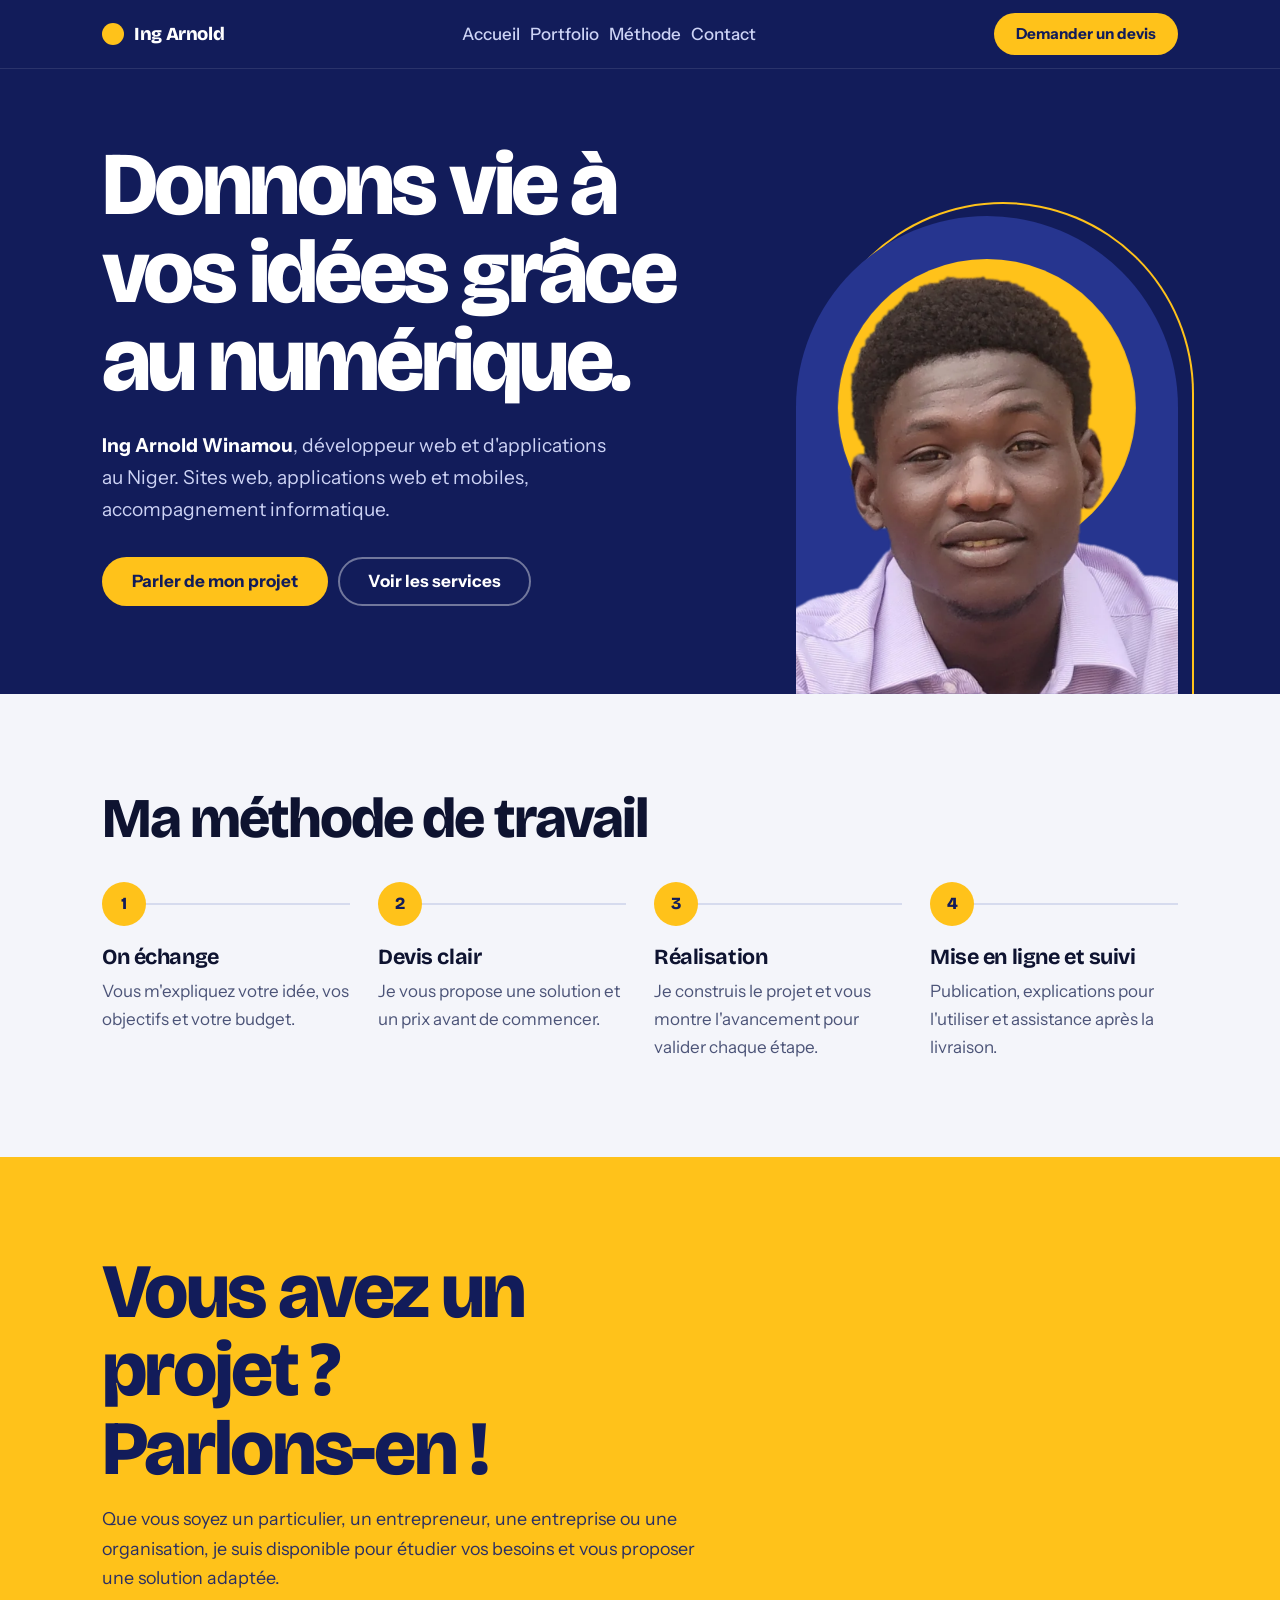
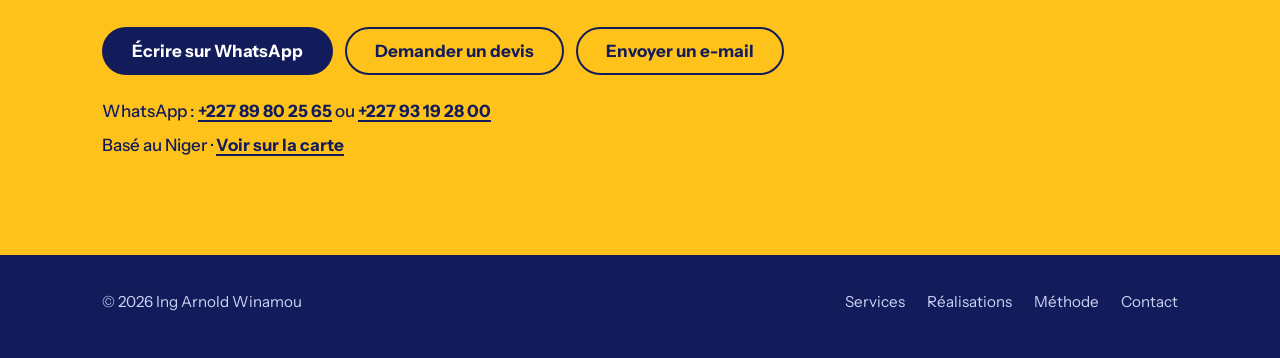
<file: index.html>
<!DOCTYPE html>
<html lang="fr">
<head>
<meta charset="UTF-8">
<meta name="viewport" content="width=device-width, initial-scale=1">
<title>Ing Arnold Winamou – Développeur web et d'applications au Niger</title>
<meta name="description" content="Ing Arnold Winamou, développeur web et d'applications au Niger : création de sites web, applications web et mobiles, conseils et accompagnement informatique. Demandez un devis.">
<meta name="author" content="Arnold Winamou">
<link rel="canonical" href="https://arnoldwinamou-stack.github.io/">
<link rel="icon" type="image/svg+xml" href="data:image/svg+xml,%3Csvg xmlns=%22http://www.w3.org/2000/svg%22 viewBox=%220 0 64 64%22 xmlns:c2pa=%22http://c2pa.org/manifest%22%3E%3Cmetadata%3E%3Cc2pa:manifest%[base64]/[base64]%2BX/GsGPcEEsIYvOQAAAZljYm9yomdhY3Rpb25zgqJmYWN0aW9ua2MycGEub3BlbmVkanBhcmFtZXRlcnOha2luZ3JlZGllbnRzgaJjdXJseC1zZWxmI2p1bWJmPWMycGEuYXNzZXJ0aW9ucy9jMnBhLmluZ3JlZGllbnQudjNkaGFzaFgglP0dI7aSJW/C08QrW8vLhaWRZ3tnVrMgpYQZ/[base64]%[base64]/R0jtpIlb8LTxCtby8uFpZFne2dWsyClhBn%2BuS%2B97aJjdXJseCpzZWxmI2p1bWJmPWMycGEuYXNzZXJ0aW9ucy9jMnBhLmFjdGlvbnMudjJkaGFzaFgg4yxWzSO2NprL2qa9xCFcOTLrA3tYEpOYpgd6ojgqQn%2BiY3VybHgpc2VsZiNqdW1iZj1jMnBhLmFzc2VydGlvbnMvYzJwYS5oYXNoLmRhdGFkaGFzaFggpcWCn2moqY/11Rs770JXiBTCQYwgh/GRgH8T28gpHMh0Y2xhaW1fZ2VuZXJhdG9yX2luZm%[base64]/[base64]/3cyjxFA3Qo5S46fX0/ihY0VZ7mfb9KF703t5OjWDBWMA4GA1UdDwEB/wQEAwIHgDAVBgNVHSUEDjAMBgorBgEEAYPoXgIBMAwGA1UdEwEB/wQCMAAwHwYDVR0jBBgwFoAUzlHiBIFOZFsj%2BOPEz5o%2BnMHXXMIwCgYIKoZIzj0EAwMDZwAwZAIwMXMdFJ4BetLLVY7ORuE9noqbbAZOZn/aArXyTwFAZfKrPzxF2vPoJNf1%2BUCdg1XGAjBwX1zd9WGqYkqmL5SFqw1QySjr1zJfpJM9%2B1rdDwSPLMOPOjKuiXjoU/[base64]%2BQaaUuWk=%3C/c2pa:manifest%3E%3C/metadata%3E%3Crect width=%2264%22 height=%2264%22 rx=%2212%22 fill=%22%230b5a55%22/%3E%3Crect x=%220%22 y=%220%22 width=%226%22 height=%2264%22 fill=%22%235cc8be%22/%3E%3Crect x=%226%22 y=%220%22 width=%226%22 height=%2264%22 fill=%22%23fecb00%22/%3E%3Crect x=%2212%22 y=%220%22 width=%226%22 height=%2264%22 fill=%22%23e8445e%22/%3E%3Ctext x=%2240%22 y=%2243%22 font-family=%22Georgia%2Cserif%22 font-size=%2230%22 font-weight=%22700%22 text-anchor=%22middle%22 fill=%22%23fff%22%3EAW%3C/text%3E%3C/svg%3E">

<meta property="og:title" content="Ing Arnold Winamou – Développeur web et d'applications">
<meta property="og:description" content="Sites web, applications web et mobiles, conseils informatiques. Donnons vie à vos idées grâce au numérique.">
<meta property="og:type" content="website">
<meta property="og:locale" content="fr_FR">
<meta property="og:url" content="https://arnoldwinamou-stack.github.io/">
<meta property="og:image" content="https://arnoldwinamou-stack.github.io/partage.jpg">
<meta property="og:image:width" content="1200">
<meta property="og:image:height" content="630">
<meta property="og:image:alt" content="Ing Arnold Winamou, développeur web et d'applications">
<meta name="twitter:card" content="summary_large_image">
<meta name="twitter:image" content="https://arnoldwinamou-stack.github.io/partage.jpg">

<!-- GOOGLE SEARCH CONSOLE : collez ici la balise de vérification que Google vous donne, par exemple :
<meta name="google-site-verification" content="XXXXXXXXXXXX">
-->

<script type="application/ld+json">
{
  "@context": "https://schema.org",
  "@type": "Person",
  "name": "Arnold Winamou",
  "alternateName": "Ing Arnold Winamou",
  "jobTitle": "Développeur web et d'applications",
  "url": "https://arnoldwinamou-stack.github.io/",
  "image": "https://arnoldwinamou-stack.github.io/partage.jpg",
  "address": { "@type": "PostalAddress", "addressCountry": "NE" },
  "knowsAbout": ["Création de sites web", "Applications web", "Applications mobiles", "Conseil informatique"]
}
</script>

<meta name="theme-color" content="#121c5a">
<link rel="preconnect" href="https://fonts.googleapis.com">
<link rel="preconnect" href="https://fonts.gstatic.com" crossorigin>
<link href="https://fonts.googleapis.com/css2?family=Bricolage+Grotesque:opsz,wght@12..96,600..800&family=Instrument+Sans:wght@400..700&display=swap" rel="stylesheet">
<style>
  :root {
    color-scheme: light;
    --indigo: #121c5a;
    --mid: #26358f;
    --sun: #ffc21a;
    --page: #f4f5fa;
    --surface: #ffffff;
    --ink: #0e1330;
    --muted: #4c5478;
    --line: #d6dbee;
    --link: #26358f;
    --display: "Bricolage Grotesque", "Segoe UI", system-ui, sans-serif;
    --body: "Instrument Sans", "Segoe UI", system-ui, sans-serif;
  }
  @media (prefers-color-scheme: dark) {
    :root {
      color-scheme: dark;
      --page: #0a0f33;
      --surface: #10174a;
      --ink: #eef0ff;
      --muted: #a0a8d8;
      --line: #263073;
      --link: #ffc21a;
    }
  }
  * { box-sizing: border-box; margin: 0; padding: 0; }
  html { scroll-behavior: smooth; scroll-padding-top: 76px; }
  body { font-family: var(--body); font-size: 1.0625rem; line-height: 1.65; background: var(--page); color: var(--ink); -webkit-font-smoothing: antialiased; }
  img { max-width: 100%; }
  a { color: inherit; }
  :focus-visible { outline: 3px solid var(--sun); outline-offset: 3px; }
  .wrap { max-width: 1120px; margin: 0 auto; padding: 0 22px; }
  h1, h2, h3 { font-family: var(--display); font-optical-sizing: auto; }
  h2 { font-size: clamp(2rem, 6.4vw, 3.5rem); line-height: 1.02; letter-spacing: -0.035em; font-weight: 800; }
  h3 { font-size: 1.35rem; line-height: 1.2; letter-spacing: -0.02em; font-weight: 700; }
  .sub { margin-top: 16px; max-width: 56ch; color: var(--muted); font-size: 1.12rem; }
  section { padding: 96px 0; }

  /* Boutons */
  .btn { display: inline-flex; align-items: center; justify-content: center; min-height: 48px; padding: 12px 28px; border-radius: 999px; border: 2px solid transparent; text-decoration: none; font: inherit; font-weight: 700; line-height: 1.2; transition: background-color .2s, color .2s, border-color .2s; }
  .btn.sun { background: var(--sun); color: var(--indigo); }
  .btn.sun:hover { background: #ffd24d; }
  .btn.ghost { border-color: rgba(255,255,255,.4); color: #fff; }
  .btn.ghost:hover { background: rgba(255,255,255,.1); }
  .btn.small { min-height: 42px; padding: 8px 20px; font-size: .95rem; }

  /* Navigation */
  .nav { position: sticky; top: 0; z-index: 50; background: var(--indigo); border-bottom: 1px solid rgba(255,255,255,.1); }
  .nav .wrap { display: flex; align-items: center; justify-content: space-between; height: 68px; gap: 16px; }
  .brand { display: flex; align-items: center; gap: 10px; color: #fff; text-decoration: none; font-family: var(--display); font-weight: 800; font-size: 1.15rem; letter-spacing: -0.02em; }
  .brand::before { content: ""; width: 22px; height: 22px; border-radius: 50%; background: var(--sun); }
  .links { display: flex; flex-wrap: wrap; gap: 10px; }
  .links a { color: #cdd3f5; text-decoration: none; font-weight: 500; }
  .links a:hover { color: #fff; }
  @media (min-width: 800px) { .links { display: flex; } }

  /* En-tête : la signature visuelle du site = l'arche et le soleil */
  .hero { background: var(--indigo); color: #fff; padding: 48px 0 0; overflow: hidden; }
  .hero .wrap { display: grid; gap: 34px; align-items: end; }
  .hero-text { padding-bottom: 8px; }
  .hero h1 { font-size: clamp(2.45rem, 9.6vw, 5.6rem); line-height: .98; letter-spacing: -0.04em; font-weight: 800; max-width: 11ch; }
  .lead { margin-top: 20px; font-size: 1.1rem; color: #cdd3f5; max-width: 40ch; }
  .lead strong { color: #fff; font-weight: 700; }
  .cta-row { display: flex; flex-wrap: wrap; gap: 10px; margin-top: 26px; }
  .arch-wrap { position: relative; width: min(88%, 380px); margin: 0 auto; }
  .arch-wrap::before { content: ""; position: absolute; top: -14px; left: 16px; right: -16px; bottom: 0; border: 2px solid var(--sun); border-bottom: 0; border-radius: 999px 999px 0 0; }
  .arch { position: relative; aspect-ratio: 4 / 5; border-radius: 999px 999px 0 0; background: var(--mid); overflow: hidden; }
  .arch .sun { position: absolute; left: 50%; top: 9%; width: 78%; aspect-ratio: 1; border-radius: 50%; background: var(--sun); transform: translateX(-50%); animation: sun-up .9s cubic-bezier(.2,.7,.2,1) both; }
  .arch img { position: absolute; left: 50%; bottom: 0; width: 122%; max-width: none; height: auto; transform: translateX(-50%); animation: rise .9s .25s cubic-bezier(.2,.7,.2,1) both; }
  @keyframes sun-up { from { transform: translateX(-50%) scale(.55); opacity: 0; } to { transform: translateX(-50%) scale(1); opacity: 1; } }
  @keyframes rise { from { transform: translate(-50%, 40px); opacity: 0; } to { transform: translate(-50%, 0); opacity: 1; } }
  @media (min-width: 880px) {
    .lead { margin-top: 26px; font-size: 1.2rem; }
    .cta-row { margin-top: 32px; }
    .hero { padding-top: 72px; }
    .hero .wrap { grid-template-columns: 1.25fr .75fr; gap: 56px; }
    .hero-text { padding-bottom: 88px; }
    .arch-wrap { width: 100%; margin: 0; }
  }

  /* Services : deux colonnes décalées, images pleine largeur */
  .tiles { margin-top: 48px; display: grid; gap: 24px; }
  .tile { position: relative; isolation: isolate; aspect-ratio: 1 / 1; border-radius: 28px; overflow: hidden; background: var(--mid); color: #fff; }
  .tile img { position: absolute; inset: 0; width: 100%; height: 100%; object-fit: cover; z-index: -2; }
  .tile::after { content: ""; position: absolute; inset: 0; z-index: -1; background: linear-gradient(to top, rgba(10,16,60,.94) 0%, rgba(10,16,60,.62) 36%, rgba(10,16,60,0) 64%); }
  .tile .cap { position: absolute; left: 0; right: 0; bottom: 0; padding: 26px; }
  .tile h3 { font-size: 1.55rem; }
  .tile p { margin-top: 6px; color: #dde1fa; max-width: 36ch; }
  @media (min-width: 760px) {
    .tiles { grid-template-columns: 1fr 1fr; gap: 28px; align-items: start; }
    .tile:nth-child(even) { margin-top: 72px; }
  }

  /* À propos */
  .about { background: var(--surface); border-top: 1px solid var(--line); border-bottom: 1px solid var(--line); }
  .split { display: grid; gap: 48px; }
  .statement { margin-top: 26px; font-family: var(--display); font-size: clamp(1.5rem, 4.4vw, 2.1rem); line-height: 1.2; letter-spacing: -0.02em; font-weight: 700; max-width: 26ch; }
  .about p.more { margin-top: 20px; color: var(--muted); max-width: 54ch; }
  .stack-title { font-size: 1.1rem; margin-bottom: 8px; }
  .stack > div { border-top: 1px solid var(--line); padding: 18px 0; display: grid; gap: 4px; }
  .stack dt { color: var(--muted); font-weight: 600; font-size: .95rem; }
  .stack dd { font-family: var(--display); font-weight: 700; font-size: 1.35rem; letter-spacing: -0.015em; }
  @media (min-width: 880px) { .split { grid-template-columns: 1.1fr .9fr; gap: 80px; align-items: start; } }

  /* Réalisations */
  .work { background: var(--indigo); color: #fff; }
  .work .sub { color: #cdd3f5; }
  .feature { margin-top: 48px; display: grid; gap: 36px; align-items: center; }
  .browser { border-radius: 14px; overflow: hidden; background: #0b1240; border: 1px solid rgba(255,255,255,.16); }
  .browser .bar { display: flex; align-items: center; gap: 7px; padding: 11px 14px; background: #0b1240; border-bottom: 1px solid rgba(255,255,255,.12); }
  .browser .bar i { width: 10px; height: 10px; border-radius: 50%; background: rgba(255,255,255,.28); flex: none; }
  .browser .bar span { margin-left: 8px; font-size: .8rem; color: #9aa3d6; white-space: nowrap; overflow: hidden; text-overflow: ellipsis; }
  .browser img { display: block; width: 100%; height: auto; }
  .info p { margin-top: 12px; color: #cdd3f5; max-width: 46ch; }
  .tags { margin: 20px 0 28px; display: flex; flex-wrap: wrap; gap: 8px; list-style: none; }
  .tags li { border: 1px solid rgba(255,255,255,.3); border-radius: 8px; padding: 5px 12px; font-size: .92rem; font-weight: 600; }
  .next { margin-top: 56px; padding-top: 32px; border-top: 1px solid rgba(255,255,255,.18); display: flex; flex-wrap: wrap; align-items: center; justify-content: space-between; gap: 18px; }
  .next p { font-family: var(--display); font-size: clamp(1.3rem, 4vw, 1.8rem); font-weight: 700; letter-spacing: -0.02em; }
  @media (min-width: 900px) { .feature { grid-template-columns: 1.35fr 1fr; gap: 56px; } }

  /* Méthode : une vraie suite d'étapes */
  .timeline { margin-top: 56px; list-style: none; counter-reset: etape; display: grid; gap: 0; }
  .timeline li { counter-increment: etape; position: relative; padding: 0 0 36px 66px; border-left: 2px solid var(--line); margin-left: 21px; }
  .timeline li:last-child { border-left-color: transparent; padding-bottom: 0; }
  .timeline li::before { content: counter(etape); position: absolute; left: -23px; top: -4px; width: 44px; height: 44px; border-radius: 50%; background: var(--sun); color: var(--indigo); font-family: var(--display); font-weight: 800; display: grid; place-items: center; }
  .timeline h3 { padding-top: 6px; }
  .timeline p { margin-top: 6px; color: var(--muted); max-width: 34ch; }
  @media (min-width: 900px) {
    .timeline { grid-template-columns: repeat(4, 1fr); gap: 28px; }
    .timeline li { padding: 40px 0 0; border-left: 0; border-top: 2px solid var(--line); margin-left: 0; }
    .timeline li:last-child { border-top-color: var(--line); padding-bottom: 0; }
    .timeline li::before { left: 0; top: -23px; }
    .timeline h3 { padding-top: 0; }
  }

  /* Contact : grand bloc jaune */
  .contact { background: var(--sun); color: var(--indigo); }
  .contact h2 { font-size: clamp(2.3rem, 8.6vw, 4.8rem); max-width: 13ch; }
  .contact .sub { color: #2a2f63; max-width: 52ch; }
  .actions { margin-top: 34px; display: flex; flex-wrap: wrap; gap: 12px; }
  .contact .btn.solid { background: var(--indigo); color: #fff; }
  .contact .btn.solid:hover { background: #1c2a7a; }
  .contact .btn.line { border-color: var(--indigo); color: var(--indigo); }
  .contact .btn.line:hover { background: rgba(18,28,90,.08); }
  .contact :focus-visible { outline-color: var(--indigo); }
  .numbers, .where { margin-top: 22px; font-weight: 500; }
  .where { margin-top: 6px; }
  .nw { white-space: nowrap; }
  .numbers a { white-space: nowrap; }
  .contact .numbers a, .contact .where a { font-weight: 700; text-decoration-thickness: 2px; text-underline-offset: 3px; }

  footer { background: var(--indigo); color: #cdd3f5; padding: 34px 0 44px; font-size: .95rem; }
  footer .wrap { display: flex; flex-wrap: wrap; justify-content: space-between; gap: 14px 28px; }
  footer nav { display: flex; flex-wrap: wrap; gap: 8px 22px; }
  footer a { text-decoration: none; }
  footer a:hover { color: #fff; }

  @media (prefers-reduced-motion: reduce) {
    html { scroll-behavior: auto; }
    .arch .sun, .arch img { animation: none; }
  }
</style>
</head>
<body>
<header class="nav">
  <div class="wrap">
    <a class="brand" href="#top">Ing Arnold</a>
   <nav class="links" aria-label="Navigation principale">
  <a href="#top">Accueil</a>
  <a href="#realisations">Portfolio</a>
  <a href="#methode">Méthode</a>
  <a href="#contact">Contact</a>
   </nav>
    <a class="btn sun small js-devis" href="#contact">Demander un devis</a>
  </div>
</header>

<main id="top">
  <section class="hero" style="padding-bottom:0">
    <div class="wrap">
      <div class="hero-text">
        <h1>Donnons vie à vos idées grâce au numérique.</h1>
        <p class="lead"><strong>Ing Arnold Winamou</strong>, développeur web et d'applications au Niger. Sites web, applications web et mobiles, accompagnement informatique.</p>
        <div class="cta-row">
          <a class="btn sun" href="#contact">Parler de mon projet</a>
          <a class="btn ghost" href="#services">Voir les services</a>
        </div>
      </div>
      <div class="arch-wrap">
        <div class="arch">
          <div class="sun"></div>
          <img src="[data-uri]" width="800" height="783" alt="Portrait de Ing Arnold Winamou" fetchpriority="high">
        </div>
      </div>
    </div>
  </section>

  

  <section id="methode">
    <div class="wrap">
      <h2>Ma méthode de travail</h2>
      <ol class="timeline">
        <li><h3>On échange</h3><p>Vous m'expliquez votre idée, vos objectifs et votre budget.</p></li>
        <li><h3>Devis clair</h3><p>Je vous propose une solution et un prix avant de commencer.</p></li>
        <li><h3>Réalisation</h3><p>Je construis le projet et vous montre l'avancement pour valider chaque étape.</p></li>
        <li><h3>Mise en ligne et suivi</h3><p>Publication, explications pour l'utiliser et assistance après la livraison.</p></li>
      </ol>
    </div>
  </section>

  <section class="contact" id="contact">
    <div class="wrap">
      <h2>Vous avez un projet&nbsp;? <span class="nw">Parlons-en&nbsp;!</span></h2>
      <p class="sub">Que vous soyez un particulier, un entrepreneur, une entreprise ou une organisation, je suis disponible pour étudier vos besoins et vous proposer une solution adaptée.</p>
      <div class="actions">
        <a class="btn solid" id="wa" href="#contact">Écrire sur WhatsApp</a>
        <a class="btn line js-devis" id="devis" href="#contact">Demander un devis</a>
        <a class="btn line" id="mail" href="#contact" hidden>Envoyer un e-mail</a>
      </div>
      <p class="numbers" id="numbers"></p>
      <p class="where" id="where" hidden></p>
    </div>
  </section>
</main>

<footer>
  <div class="wrap">
    <span>© 2026 Ing Arnold Winamou</span>
    <nav aria-label="Pied de page"><a href="#services">Services</a><a href="#realisations">Réalisations</a><a href="#methode">Méthode</a><a href="#contact">Contact</a></nav>
  </div>
</footer>

<script>
  /* ===== À MODIFIER ===== */
  // indicatif du pays + numéro, sans + ni espaces (le premier est utilisé par le gros bouton)
  const WHATSAPP_NUMBERS = [
    { tel: "22789802565", affiche: "+227 89 80 25 65" },
    { tel: "22793192800", affiche: "+227 93 19 28 00" }
  ];
  const LIEU = "au Niger";  // texte affiché, exemple : "à Niamey, Niger" (laisser vide pour masquer)
  const CARTE = "Niger";    // recherche sur la carte, exemple : "Niamey, Niger"
  const EMAIL = "arnoldwinamou@gmail.com"; // laisser vide pour masquer le bouton e-mail
  /* ====================== */

  const msg = "Bonjour Arnold, j'ai un projet numérique et je voudrais en discuter avec vous.";
  const msgDevis = "Bonjour Arnold, je voudrais un devis pour un projet (site web ou application). Voici mon besoin : ";
  const lien = (n, m) => "https://wa.me/" + n.tel + "?text=" + encodeURIComponent(m || msg);

  const wa = document.getElementById("wa");
  wa.href = lien(WHATSAPP_NUMBERS[0]); wa.target = "_blank"; wa.rel = "noopener";
  document.querySelectorAll(".js-devis").forEach(a => {
    a.href = lien(WHATSAPP_NUMBERS[0], msgDevis); a.target = "_blank"; a.rel = "noopener";
  });
  document.getElementById("numbers").innerHTML = "WhatsApp : " +
    WHATSAPP_NUMBERS.map(n => '<a href="' + lien(n) + '" target="_blank" rel="noopener">' + n.affiche + '</a>').join(" ou ");
  if (LIEU) {
    const w = document.getElementById("where");
    w.innerHTML = "Basé " + LIEU + ' · <a href="https://www.google.com/maps/search/?api=1&query=' + encodeURIComponent(CARTE) + '" target="_blank" rel="noopener">Voir sur la carte</a>';
    w.hidden = false;
  }
  if (EMAIL) {
    const m = document.getElementById("mail");
    m.href = "mailto:" + EMAIL + "?subject=" + encodeURIComponent("Projet numérique");
    m.hidden = false;
  }
</script>
</body>
</html>
</file>
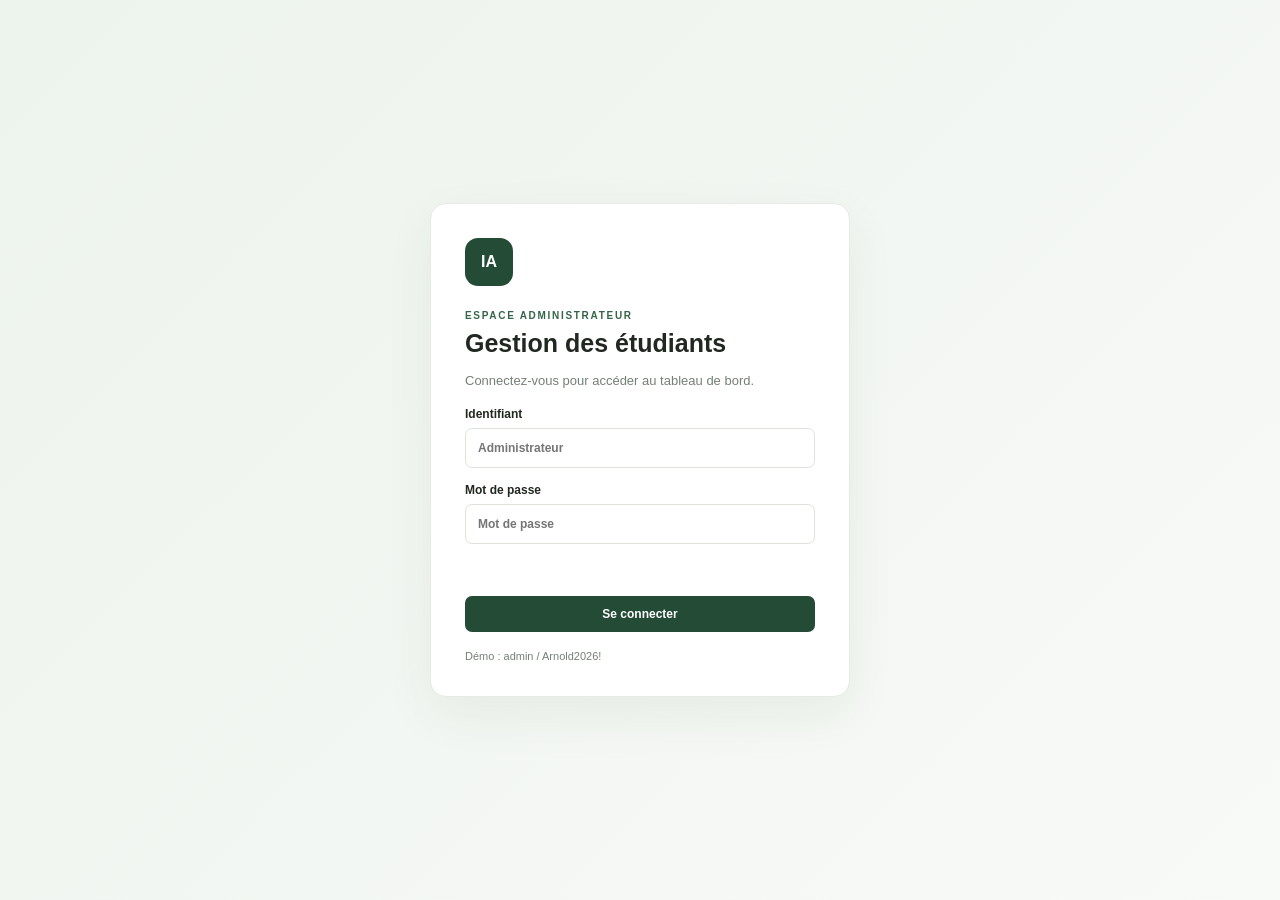
<file: gestion-etudiants/index.html>
<!doctype html>
<html lang="fr">
<head>
<meta charset="utf-8"><meta name="viewport" content="width=device-width,initial-scale=1">
<title>Gestion des étudiants | Ing Arnold</title>
<link rel="stylesheet" href="style.css">
</head>
<body>
<section id="login" class="login">
<form id="loginForm" class="login-card">
<div class="mark">IA</div><p class="eyebrow">ESPACE ADMINISTRATEUR</p>
<h1>Gestion des étudiants</h1><p class="muted">Connectez-vous pour accéder au tableau de bord.</p>
<label>Identifiant<input id="username" required placeholder="Administrateur"></label>
<label>Mot de passe<input id="password" type="password" required placeholder="Mot de passe"></label>
<p id="loginError" class="error"></p><button class="btn primary full">Se connecter</button>
<small>Démo : admin / Arnold2026!</small>
</form></section>
<div id="app" class="hidden">
<aside class="sidebar"><a class="brand">ING <span>ARNOLD</span></a><p class="side-label">MENU PRINCIPAL</p>
<button class="nav active" data-view="dashboard">▦ Tableau de bord</button>
<button class="nav" data-view="students">♙ Étudiants</button>
<button class="nav" data-view="reports">▤ Rapports & exports</button>
<div class="side-bottom">● Démonstration locale</div></aside>
<main class="main">
<header class="topbar"><div><p class="eyebrow">ESPACE DE GESTION</p><h1 id="pageTitle">Tableau de bord</h1></div>
<div class="profile"><span class="avatar">A</span><b>Administrateur</b><button id="logout" class="logout">Déconnexion</button></div></header>
<section id="dashboardView" class="view">
<div class="welcome"><div><p class="eyebrow light">VUE D'ENSEMBLE</p><h2>Bienvenue dans votre espace.</h2><p>Gérez les dossiers des étudiants depuis un seul endroit.</p></div><button id="quickAdd" class="btn light-btn">+ Ajouter un étudiant</button></div>
<div class="stats">
<article class="stat"><span>Total étudiants</span><strong id="total">0</strong><small>Effectif enregistré</small></article>
<article class="stat"><span>Hommes</span><strong id="men">0</strong><small>Étudiants</small></article>
<article class="stat"><span>Femmes</span><strong id="women">0</strong><small>Étudiantes</small></article>
<article class="stat"><span>Filières</span><strong id="programs">0</strong><small>Filières représentées</small></article></div>
<div class="panel"><div class="panel-head"><div><h3>Inscriptions récentes</h3><p>Les cinq derniers dossiers ajoutés</p></div><button class="text-btn" data-go="students">Voir toute la liste →</button></div>
<div class="table-wrap"><table><thead><tr><th>Étudiant</th><th>Matricule</th><th>Filière</th><th>Niveau</th></tr></thead><tbody id="recent"></tbody></table></div></div>
</section>
<section id="studentsView" class="view hidden"><div class="toolbar"><div><h2>Répertoire des étudiants</h2><p>Ajoutez, recherchez et gérez les dossiers.</p></div><button id="add" class="btn primary">+ Nouvel étudiant</button></div>
<div class="filters"><input id="search" placeholder="Rechercher nom ou matricule…"><select id="programFilter"><option value="">Toutes les filières</option></select>
<select id="levelFilter"><option value="">Tous les niveaux</option><option>Licence 1</option><option>Licence 2</option><option>Licence 3</option><option>Master 1</option><option>Master 2</option></select></div>
<div class="panel"><div class="table-wrap"><table><thead><tr><th>Nom complet</th><th>Matricule</th><th>Sexe</th><th>Filière</th><th>Niveau</th><th>Actions</th></tr></thead><tbody id="rows"></tbody></table></div><p id="empty" class="empty hidden">Aucun étudiant trouvé.</p></div>
</section>
<section id="reportsView" class="view hidden"><div class="toolbar"><div><h2>Rapports et exportations</h2><p>Exportez les données de cette démonstration.</p></div></div>
<div class="report-grid"><article class="panel"><h3>Exporter vers Excel</h3><p>Fichier CSV compatible avec Excel et LibreOffice.</p><button id="csv" class="btn primary">Télécharger CSV</button></article>
<article class="panel"><h3>Exporter en PDF</h3><p>Imprimez la liste ou choisissez « Enregistrer au format PDF ».</p><button id="pdf" class="btn secondary">Imprimer / PDF</button></article></div></section>
</main></div>
<dialog id="studentDialog"><form id="studentForm" class="dialog-form"><div class="panel-head"><div><p class="eyebrow">DOSSIER ÉTUDIANT</p><h2 id="dialogTitle">Nouvel étudiant</h2></div><button type="button" id="close" class="close">×</button></div>
<input type="hidden" id="editId">
<label>Nom complet *<input id="name" required maxlength="100" placeholder="Nom et prénom"></label>
<label>Matricule *<input id="matricule" required maxlength="30" placeholder="ETU-2026-001"></label>
<div class="two"><label>Sexe *<select id="gender" required><option value="">Choisir</option><option>Homme</option><option>Femme</option></select></label>
<label>Niveau *<select id="level" required><option value="">Choisir</option><option>Licence 1</option><option>Licence 2</option><option>Licence 3</option><option>Master 1</option><option>Master 2</option></select></label></div>
<label>Filière *<input id="program" required maxlength="80" placeholder="Informatique"></label>
<label>Adresse e-mail<input id="email" type="email" placeholder="etudiant@exemple.com"></label>
<div class="dialog-actions"><button type="button" id="cancel" class="btn secondary">Annuler</button><button class="btn primary">Enregistrer</button></div>
</form></dialog><div id="toast" class="toast"></div>
<script src="app.js"></script></body></html>
</file>
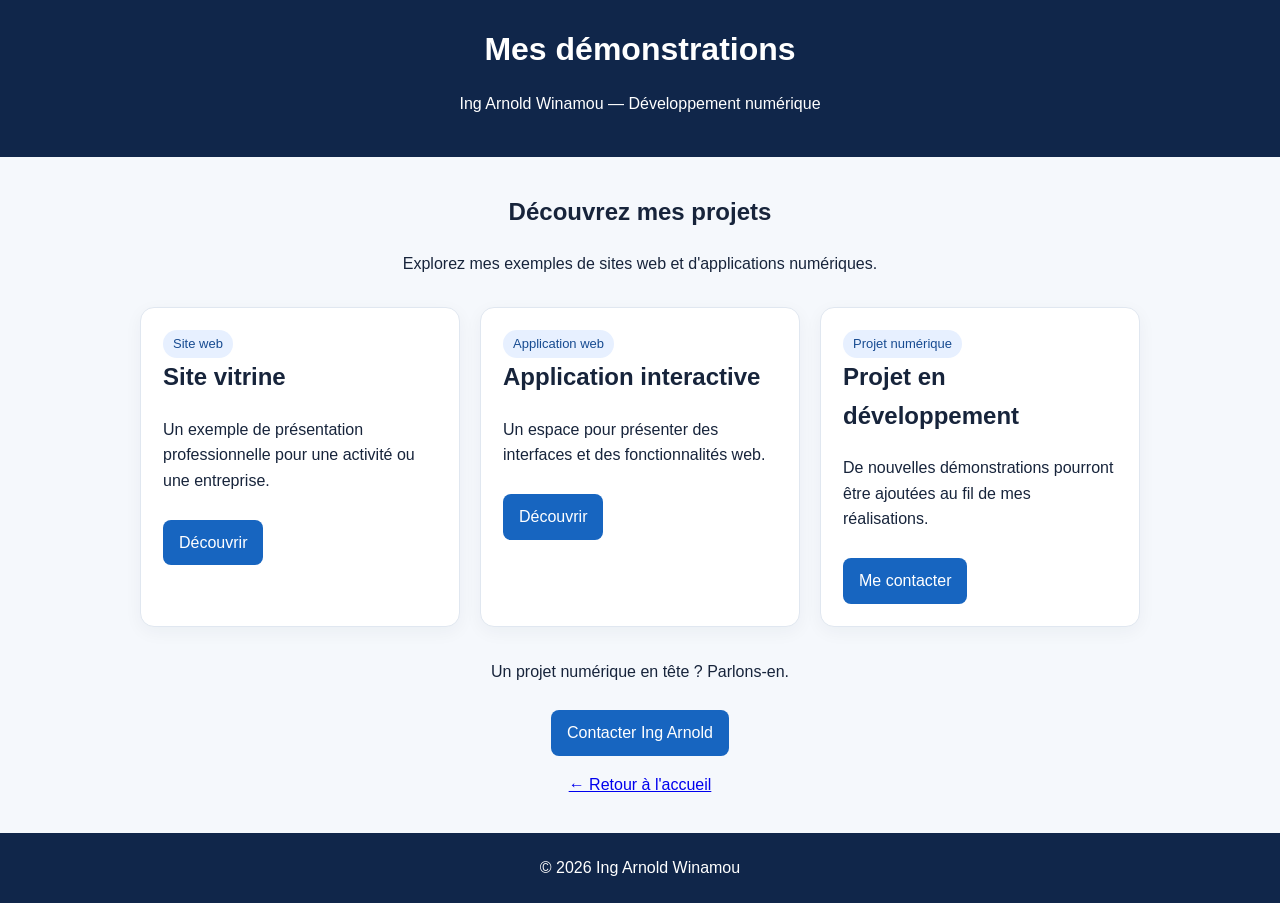
<file: demonstrations.html>
<!DOCTYPE html>
<html lang="fr">
<head>
  <meta charset="UTF-8">
  <meta name="viewport" content="width=device-width, initial-scale=1.0">
  <meta name="description" content="Découvrez les démonstrations de sites web et d'applications réalisés par Ing Arnold Winamou.">
  <title>Mes démonstrations | Ing Arnold Winamou</title>
  <style>
    * { box-sizing: border-box; }
    body {
      margin: 0;
      font-family: Arial, sans-serif;
      background: #f5f8fc;
      color: #17243b;
      line-height: 1.6;
    }
    header {
      background: #10264a;
      color: white;
      padding: 24px 18px;
      text-align: center;
    }
    header h1 { margin: 0 0 8px; }
    main {
      width: min(100% - 32px, 1000px);
      margin: 36px auto;
    }
    .intro { text-align: center; margin-bottom: 30px; }
    .projects {
      display: grid;
      grid-template-columns: repeat(auto-fit, minmax(230px, 1fr));
      gap: 20px;
    }
    .card {
      background: white;
      padding: 22px;
      border-radius: 14px;
      border: 1px solid #e0e7f0;
      box-shadow: 0 5px 18px #10264a0c;
    }
    .card h2 { margin-top: 0; }
    .tag {
      display: inline-block;
      background: #e7f0ff;
      color: #174b91;
      padding: 4px 10px;
      border-radius: 20px;
      font-size: 13px;
    }
    .button {
      display: inline-block;
      background: #1765c0;
      color: white;
      padding: 10px 16px;
      border-radius: 8px;
      text-decoration: none;
      margin-top: 10px;
    }
    .back { text-align: center; margin: 32px 0; }
    footer {
      text-align: center;
      padding: 22px;
      background: #10264a;
      color: white;
    }
  </style>
</head>
<body>
  <header>
    <h1>Mes démonstrations</h1>
    <p>Ing Arnold Winamou — Développement numérique</p>
  </header>

  <main>
    <div class="intro">
      <h2>Découvrez mes projets</h2>
      <p>Explorez mes exemples de sites web et d'applications numériques.</p>
    </div>

    <div class="projects">
      <article class="card">
        <span class="tag">Site web</span>
        <h2>Site vitrine</h2>
        <p>Un exemple de présentation professionnelle pour une activité ou une entreprise.</p>
        <a class="button" href="#contact">Découvrir</a>
      </article>

      <article class="card">
        <span class="tag">Application web</span>
        <h2>Application interactive</h2>
        <p>Un espace pour présenter des interfaces et des fonctionnalités web.</p>
        <a class="button" href="#contact">Découvrir</a>
      </article>

      <article class="card">
        <span class="tag">Projet numérique</span>
        <h2>Projet en développement</h2>
        <p>De nouvelles démonstrations pourront être ajoutées au fil de mes réalisations.</p>
        <a class="button" href="#contact">Me contacter</a>
      </article>
    </div>

    <div class="back" id="contact">
      <p>Un projet numérique en tête ? Parlons-en.</p>
      <a class="button" href="index.html#contact">Contacter Ing Arnold</a>
      <p><a href="index.html">← Retour à l'accueil</a></p>
    </div>
  </main>

  <footer>
    © 2026 Ing Arnold Winamou
  </footer>
</body>
</html>
</file>
<file: gestion-etudiants/style.css>
:root{--g:#244b35;--g2:#356548;--ink:#202820;--muted:#748076;--line:#e6ebe5;--bg:#f5f7f4}
*{box-sizing:border-box}body{margin:0;font-family:Arial,Helvetica,sans-serif;background:var(--bg);color:var(--ink)}button,input,select{font:inherit}button{cursor:pointer}.hidden{display:none!important}
.login{min-height:100vh;display:grid;place-items:center;padding:22px;background:linear-gradient(135deg,#edf3ed,#f8faf7)}.login-card{width:min(100%,420px);background:white;padding:34px;border:1px solid var(--line);border-radius:16px;box-shadow:0 18px 50px #183b2510}.mark{width:48px;height:48px;border-radius:13px;background:var(--g);color:white;display:grid;place-items:center;font-weight:bold;margin-bottom:24px}.eyebrow{font-size:10px;letter-spacing:1.7px;font-weight:700;color:var(--g2);margin:0 0 8px}.login-card h1{font-size:25px;margin:0 0 8px}.muted,.toolbar p,.panel p{color:var(--muted);font-size:13px;line-height:1.6}
label{display:block;font-size:12px;font-weight:700;margin:15px 0 7px}input,select{display:block;width:100%;min-width:0;padding:12px;border:1px solid #dce4dc;border-radius:7px;background:white;outline:none;margin-top:7px}input:focus,select:focus{border-color:var(--g2)}.btn{border:0;border-radius:7px;padding:11px 16px;font-weight:700;font-size:12px}.primary{background:var(--g);color:white}.secondary{background:#edf1ed;color:var(--g)}.full{width:100%;margin-top:12px}.error{color:#b42318;font-size:12px;min-height:16px}.login-card small{display:block;margin-top:18px;color:var(--muted);font-size:11px}
.sidebar{position:fixed;inset:0 auto 0 0;width:225px;background:#193b29;color:white;padding:25px 17px;display:flex;flex-direction:column;z-index:2}.brand{color:white;text-decoration:none;font-size:19px;font-weight:800;letter-spacing:1px;margin:5px 10px 48px}.brand span{color:#a9c6ad}.side-label{font-size:9px;letter-spacing:1.5px;color:#9db5a2;padding:0 10px}.nav{border:0;background:transparent;color:#dce8de;text-align:left;padding:13px 12px;border-radius:7px;margin:3px 0;font-size:13px}.nav.active,.nav:hover{background:#315b40;color:white}.side-bottom{margin-top:auto;color:#b8cbbd;font-size:11px;padding:12px}
.main{margin-left:225px;padding:28px 4%;max-width:1550px}.topbar{display:flex;align-items:center;justify-content:space-between;gap:16px;margin-bottom:25px}.topbar h1{font-size:24px;margin:0}.profile{display:flex;align-items:center;gap:10px;font-size:12px}.avatar{width:36px;height:36px;display:grid;place-items:center;border-radius:50%;background:#e2ece3;color:var(--g);font-weight:bold}.logout{border:0;background:transparent;color:#98534c;font-size:11px}
.welcome{background:linear-gradient(110deg,#244b35,#38664a);border-radius:13px;padding:26px 28px;color:white;display:flex;align-items:center;justify-content:space-between;gap:18px}.welcome h2{font-size:22px;margin:0 0 8px}.welcome p:last-child{color:#d6e4d8;font-size:13px;margin:0}.light{color:#b9d1bd}.light-btn{background:white;color:var(--g);white-space:nowrap}
.stats{display:grid;grid-template-columns:repeat(4,1fr);gap:14px;margin:18px 0}.stat,.panel{background:white;border:1px solid var(--line);border-radius:10px}.stat{padding:17px}.stat span,.stat small{display:block;color:var(--muted);font-size:11px}.stat strong{display:block;font-size:28px;margin:10px 0 5px;color:var(--g)}
.panel{padding:19px;margin-top:18px}.panel-head,.toolbar{display:flex;align-items:center;justify-content:space-between;gap:14px}.panel h3{margin:0;font-size:15px}.panel-head p{margin:5px 0 0}.text-btn{border:0;background:none;color:var(--g2);font-size:12px;font-weight:bold}.toolbar{margin:8px 0 20px}.toolbar h2{margin:0;font-size:21px}.toolbar p{margin:6px 0 0}.filters{display:grid;grid-template-columns:2fr 1fr 1fr;gap:11px}.table-wrap{width:100%;overflow-x:auto;margin-top:14px}table{width:100%;border-collapse:collapse;white-space:nowrap;text-align:left;font-size:12px}th{font-size:10px;text-transform:uppercase;letter-spacing:.5px;color:#78847a;background:#f7f9f6}th,td{padding:12px;border-bottom:1px solid #edf0ec}td{color:#48534a}.action{border:0;background:#edf3ee;color:var(--g);padding:7px 9px;border-radius:5px;font-size:11px;margin-right:4px}.delete{background:#fff0ee;color:#ad3d32}.empty{text-align:center;color:var(--muted);font-size:13px;padding:22px}.report-grid{display:grid;grid-template-columns:repeat(2,minmax(0,1fr));gap:16px}
dialog{border:0;border-radius:13px;padding:0;width:min(94vw,520px);max-height:90vh;box-shadow:0 20px 70px #10271840}dialog::backdrop{background:#12251bcc}.dialog-form{padding:24px;max-height:90vh;overflow:auto}.dialog-form h2{font-size:20px;margin:0}.close{border:0;background:#edf1ed;border-radius:50%;width:30px;height:30px;font-size:21px}.two{display:grid;grid-template-columns:1fr 1fr;gap:12px}.dialog-actions{display:flex;justify-content:flex-end;gap:9px;margin-top:23px}.toast{position:fixed;bottom:20px;right:20px;background:#193b29;color:white;padding:12px 17px;border-radius:8px;font-size:12px;opacity:0;pointer-events:none;transition:.2s}.toast.show{opacity:1}
@media(max-width:900px){.sidebar{width:185px}.main{margin-left:185px;padding:22px}.stats{grid-template-columns:repeat(2,1fr)}}@media(max-width:650px){.sidebar{position:static;width:100%;height:auto;padding:10px;flex-direction:row;align-items:center;overflow-x:auto}.brand{font-size:14px;margin:0 8px 0 2px;white-space:nowrap}.side-label,.side-bottom{display:none}.nav{font-size:10px;padding:10px;white-space:nowrap}.main{margin:0;padding:17px 12px}.topbar h1{font-size:19px}.profile{gap:5px}.profile b{display:none}.logout{font-size:10px}.welcome{padding:20px;align-items:flex-start;flex-direction:column}.welcome h2{font-size:19px}.stats{gap:9px}.stat{padding:13px}.stat strong{font-size:24px}.filters{grid-template-columns:1fr}.toolbar{align-items:flex-start;flex-direction:column}.report-grid{grid-template-columns:1fr}.panel{padding:13px}.login-card{padding:27px 21px}}
@media print{body{background:white}.sidebar,.topbar,.toolbar,.filters,.welcome,.stats,.report-grid{display:none!important}.main{margin:0;padding:0}.view{display:none!important}#studentsView{display:block!important}.panel{border:0;padding:0}.action{display:none!important}table{font-size:10px}th,td{padding:7px;border:1px solid #ddd}}
</file>
